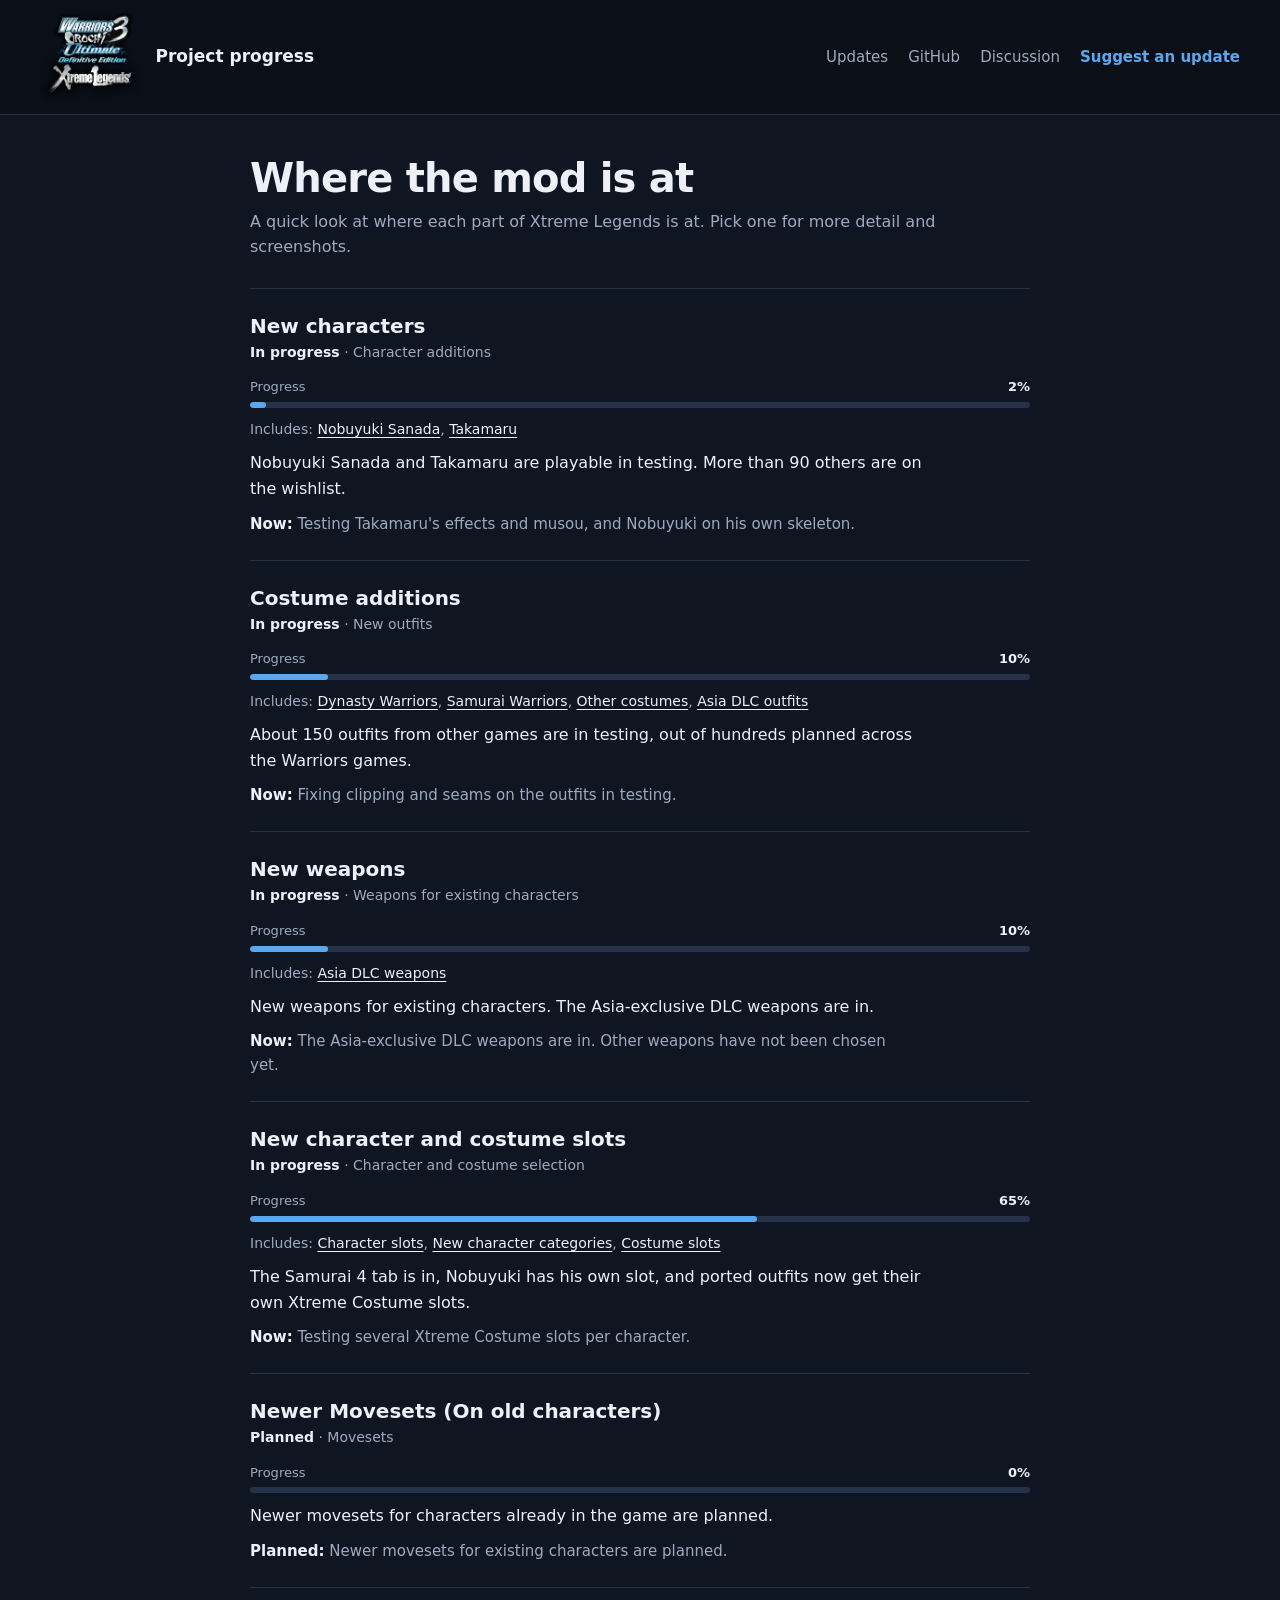
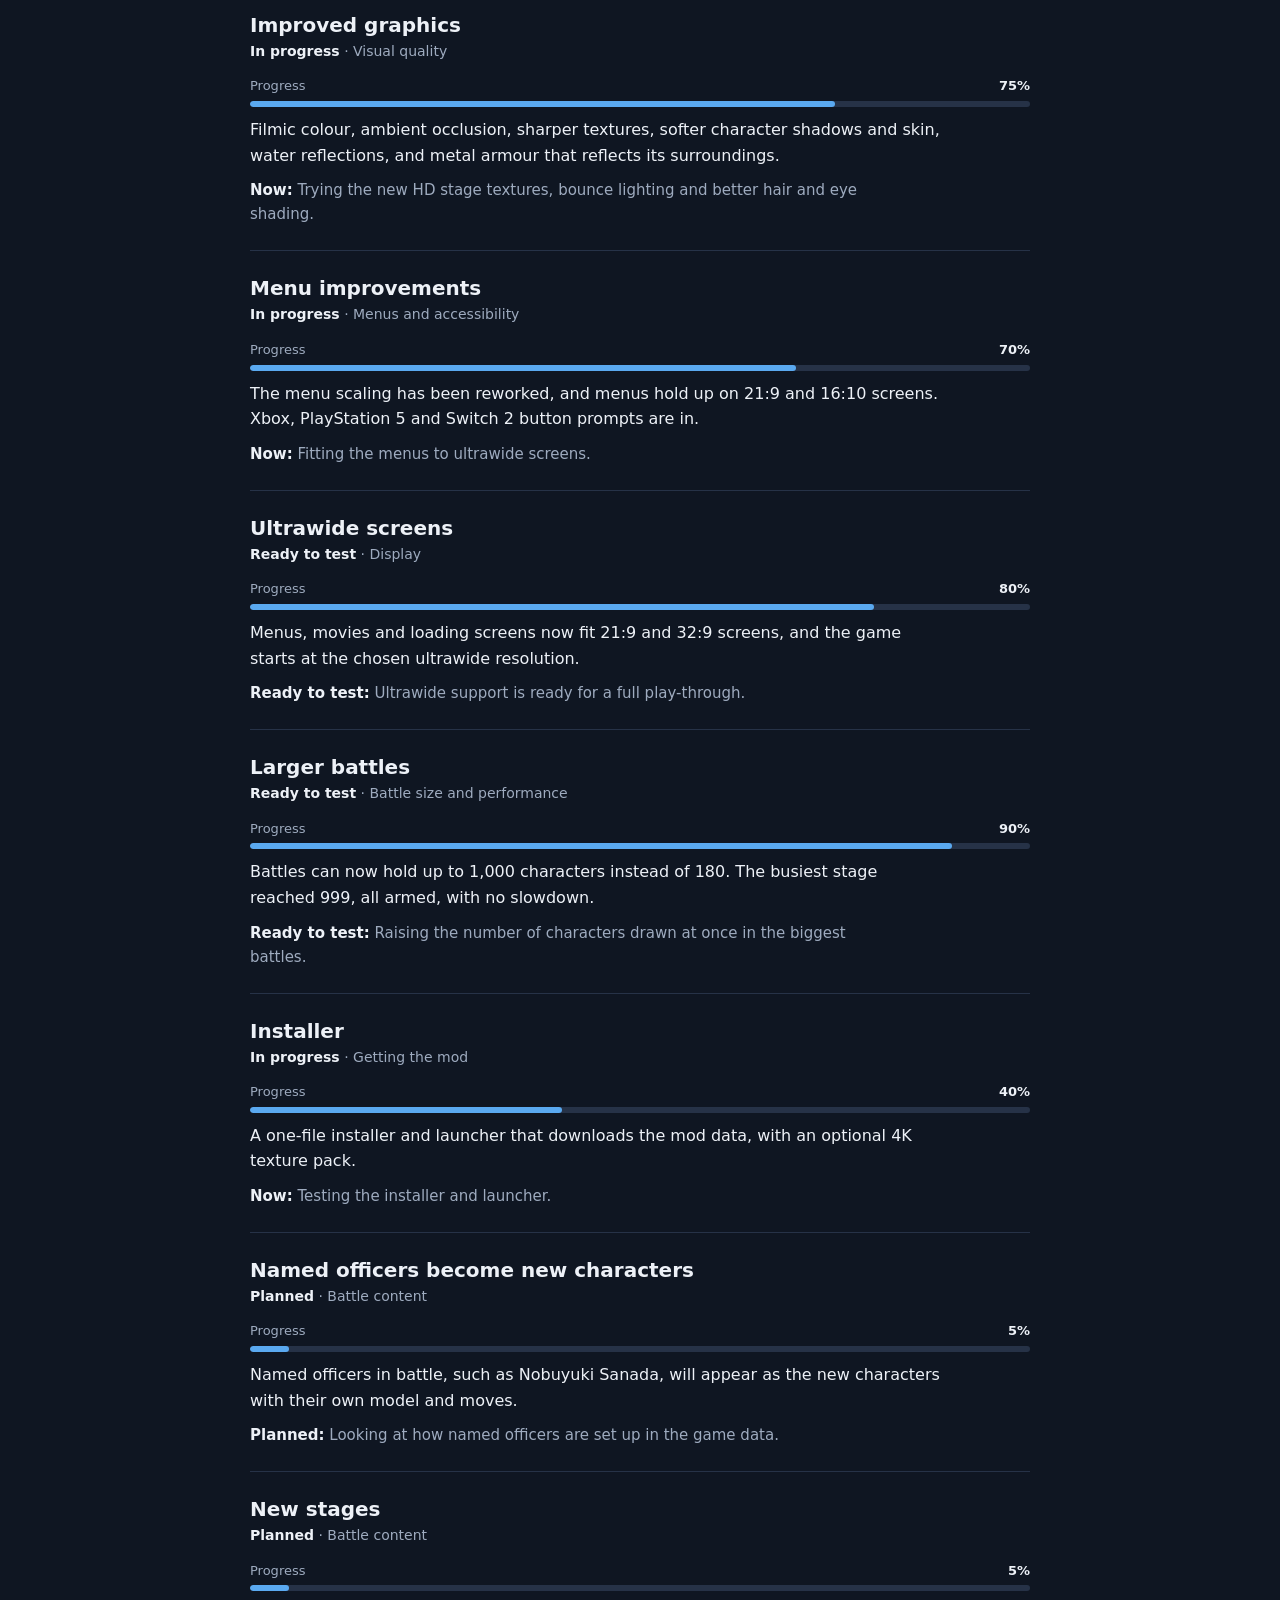
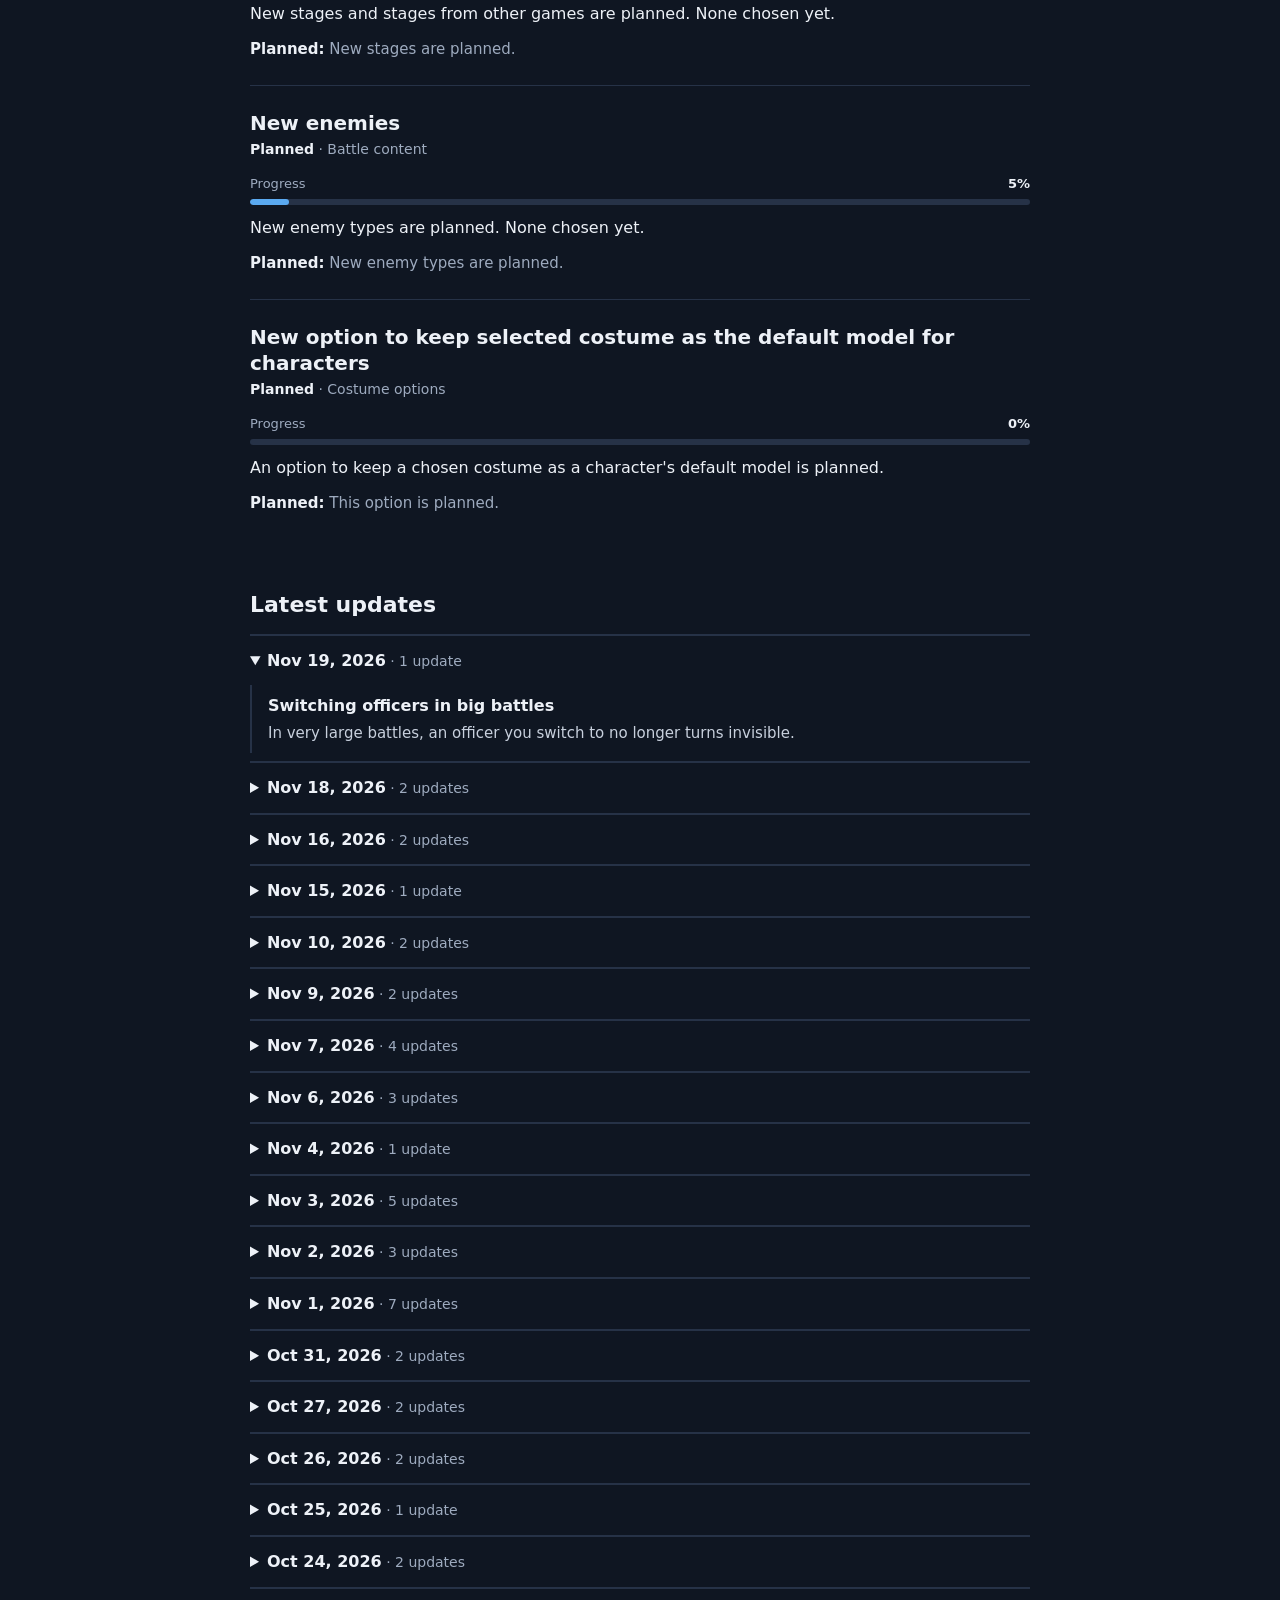
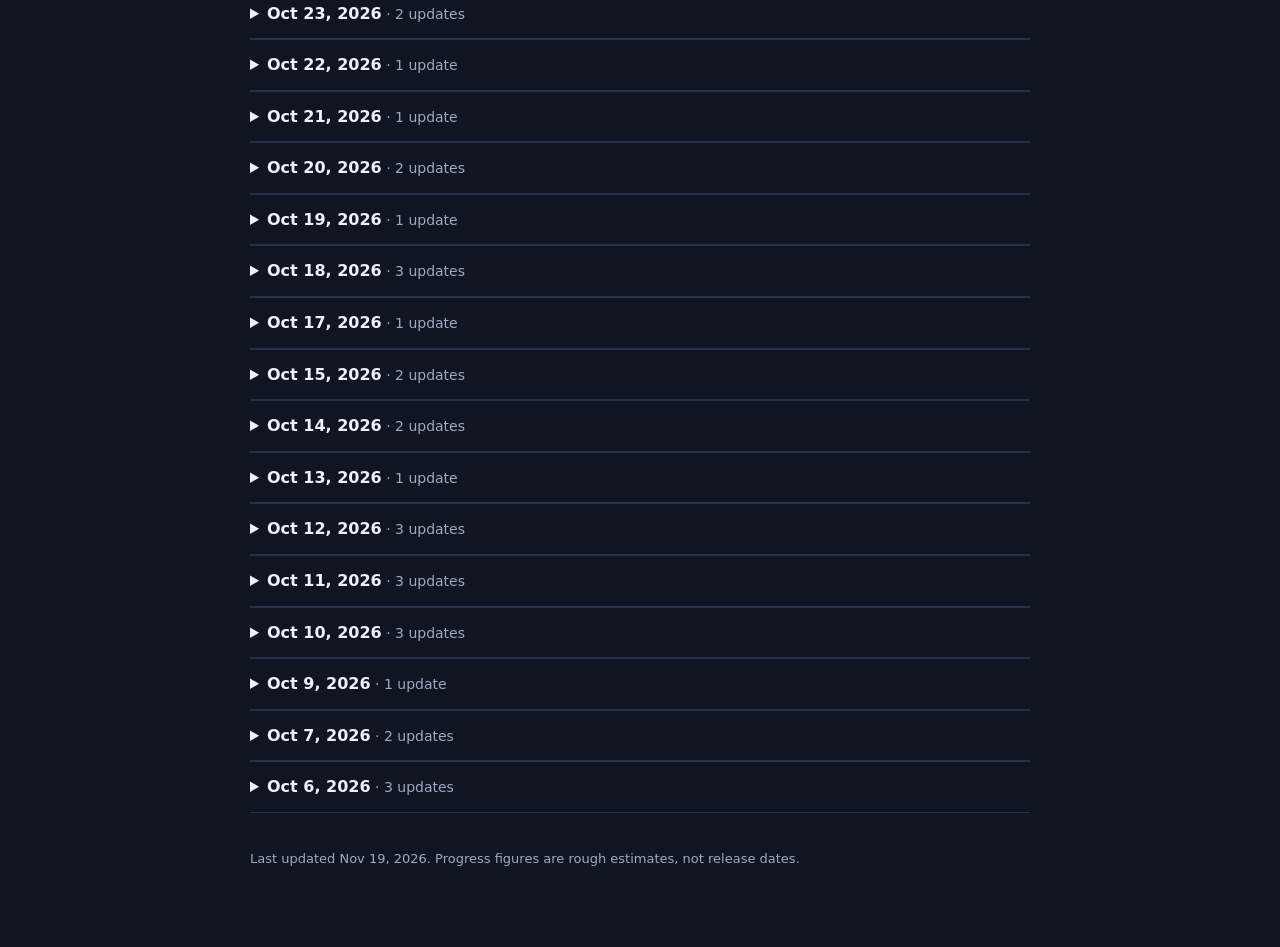
<file: site/index.html>
<!doctype html>
<html lang="en">
<head>
  <meta charset="utf-8">
  <meta name="viewport" content="width=device-width, initial-scale=1">
  <meta name="theme-color" content="#091427">
  <meta name="description" content="Follow progress on the Warriors Orochi 3 Ultimate Xtreme Legends mod.">
  <title>WO3U Xtreme Legends — Project progress</title>
  <link rel="stylesheet" href="map.css?v=7">
</head>
<body>
  <header class="masthead">
    <a class="masthead-brand" href="index.html">
      <img src="assets/wo3u-xl-logo-trim.png" alt="Warriors Orochi 3 Ultimate Xtreme Legends">
      <span class="masthead-title">Project progress</span>
    </a>
    <nav class="masthead-nav" aria-label="Site">
      <a href="#updates">Updates</a>
      <a href="https://github.com/ashimpure/WO3UDEXL">GitHub</a>
      <a href="https://discord.com/channels/606031682708963328/1555967493070393426">Discussion</a>
      <a class="suggest" href="https://github.com/ashimpure/WO3UDEXL/issues/new?template=tracker-update.yml">Suggest an update</a>
    </nav>
  </header>

  <main class="page">
    <section class="map-head" aria-labelledby="title">
      <div>
        <h1 id="title">Where the mod is at</h1>
        <p>A quick look at where each part of Xtreme Legends is at. Pick one for more detail and screenshots.</p>
      </div>
      </section>

    <ol id="lines" class="lines" aria-live="polite"></ol>

    <section id="updates" class="notes" aria-labelledby="updates-title">
      <h2 id="updates-title">Latest updates</h2>
      <ol id="timeline"></ol>
    </section>

    <p class="fine" id="as-of">Progress figures are rough estimates, not release dates.</p>
  </main>

  <script src="map.js?v=5"></script>
  <script src="edit.js?v=2"></script>
  <script>
    const lines = document.querySelector("#lines");

    function renderLine(stream, index) {
      const color = lineColor(index);
      const row = el("li", "line");
      row.style.setProperty("--c", color);

      const name = el("div", "line-name");
            const text = el("div");
      const h2 = el("h2");
      const link = el("a", "", stream.title);
      link.href = `project.html?id=${encodeURIComponent(stream.id)}`;
      h2.append(link);
      const meta = el("p", "line-meta");
      meta.append(el("span", "status", STATE_LABELS[stream.state]), document.createTextNode(` · ${stream.area}`));
      text.append(h2, meta);
      name.append(text);

      const body = el("div", "line-body");
      body.append(makeStrip(stream, color, stream.substreams || []), el("p", "", stream.summary), makeNow(stream, "now"));
      row.append(name, body);
      return row;
    }

    window.trackerRender = (data) => {
      lines.replaceChildren(...data.streams.map(renderLine));
      if (window.startHomeEdit) window.startHomeEdit(lines);
    };

    loadTracker()
      .then((data) => {
        window.trackerRender(data);
        // Updates grouped by day; each day is a collapsible section, newest open.
        const timeline = document.querySelector("#timeline");
        const days = new Map();
        [...data.updates].sort((a, b) => b.date.localeCompare(a.date)).forEach((update) => {
          if (!days.has(update.date)) days.set(update.date, []);
          days.get(update.date).push(update);
        });
        [...days.entries()].forEach(([date, items], i) => {
          const day = el("li", "day");
          const box = el("details");
          box.open = i === 0;
          const summary = el("summary");
          const time = el("time", "", formatDate(date));
          time.dateTime = date;
          summary.append(time, el("span", "day-count", ` · ${items.length} ${items.length === 1 ? "update" : "updates"}`));
          const list = el("ul", "day-items");
          items.forEach((update) => {
            const li = el("li");
            li.append(el("strong", "", update.title), el("p", "", update.detail));
            list.append(li);
          });
          box.append(summary, list);
          day.append(box);
          timeline.append(day);
        });
        document.querySelector("#as-of").textContent =
          `Last updated ${formatDate(data.asOf)}. Progress figures are rough estimates, not release dates.`;
      })
      .catch((error) => lines.replaceChildren(el("li", "load-error", `The progress map could not be loaded. ${error.message}`)));
  </script>
</body>
</html>
</file>
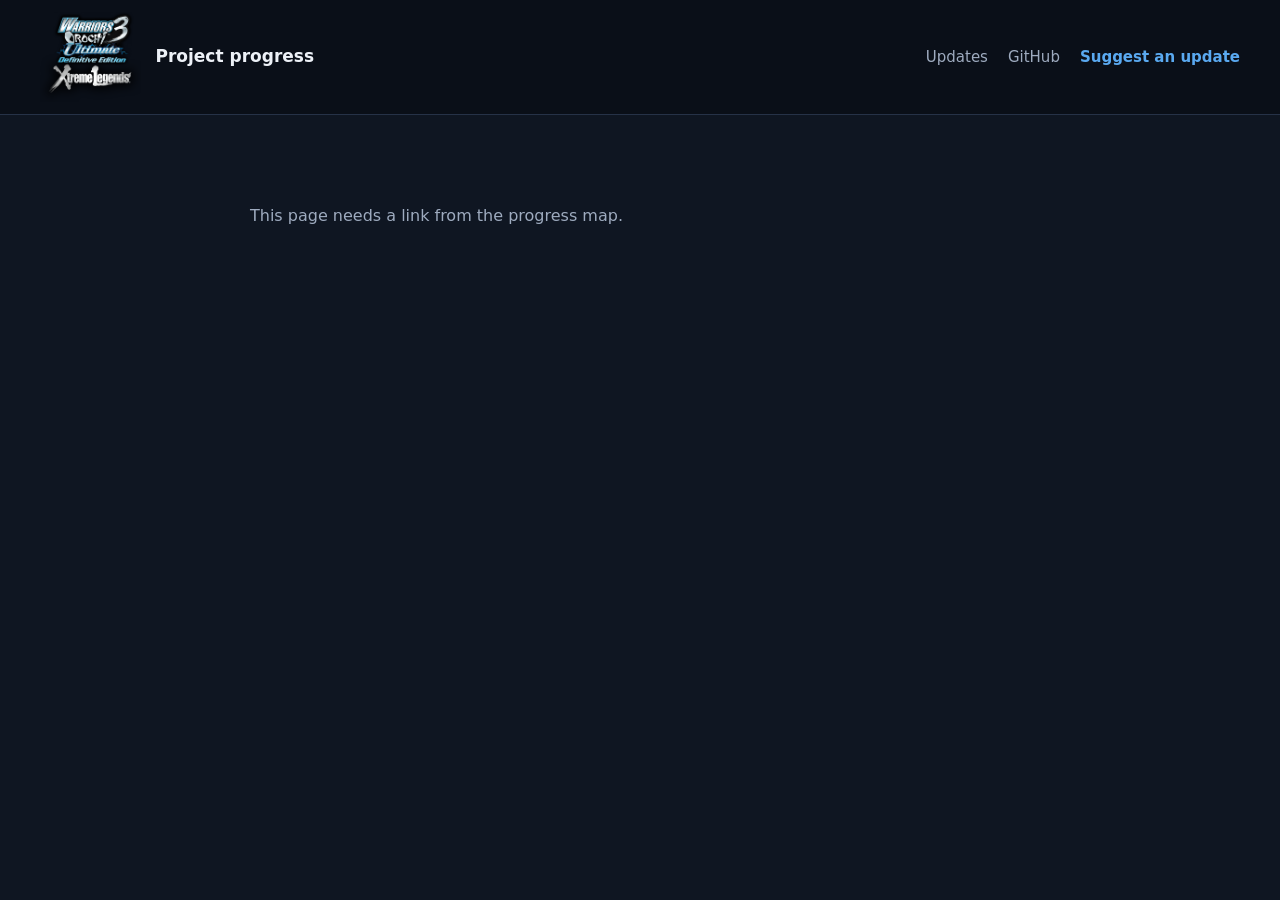
<file: site/project.html>
<!doctype html>
<html lang="en">
<head>
  <meta charset="utf-8">
  <meta name="viewport" content="width=device-width, initial-scale=1">
  <meta name="theme-color" content="#091427">
  <meta name="description" content="Progress and screenshots for part of the Warriors Orochi 3 Ultimate Xtreme Legends mod.">
  <title>Project details — WO3U Xtreme Legends</title>
  <link rel="stylesheet" href="map.css?v=7">
</head>
<body>
  <header class="masthead">
    <a class="masthead-brand" href="index.html">
      <img src="assets/wo3u-xl-logo-trim.png" alt="Warriors Orochi 3 Ultimate Xtreme Legends">
      <span class="masthead-title">Project progress</span>
    </a>
    <nav class="masthead-nav" aria-label="Site">
      <a href="index.html#updates">Updates</a>
      <a href="https://github.com/ashimpure/WO3UDEXL">GitHub</a>
      <a class="suggest" href="https://github.com/ashimpure/WO3UDEXL/issues/new?template=tracker-update.yml">Suggest an update</a>
    </nav>
  </header>

  <main id="content" class="page" aria-live="polite">
    <p class="empty">Loading…</p>
  </main>

  <script src="map.js?v=5"></script>
  <script src="edit.js?v=2"></script>
  <script>
    const content = document.querySelector("#content");

    function renderStations(parent, items, color) {
      if (!items || !items.length) return;
      const section = el("section", "section");
      section.style.setProperty("--c", color);
      section.append(el("h2", "", "Parts of this area"));
      const list = el("ol", "stations");
      items.forEach((item) => {
        const li = el("li");
        const a = el("a", "", item.title);
        a.href = `project.html?id=${encodeURIComponent(item.id)}`;
        li.append(a, document.createTextNode(" "), el("span", "pct", `${STATE_LABELS[item.state]} · about ${item.progress}%`),
          el("p", "", item.summary));
        list.append(li);
      });
      section.append(list);
      parent.append(section);
    }

    function validShot(src) {
      return typeof src === "string" && src.startsWith("assets/screenshots/") && !src.includes("..");
    }

    function makeCompare(shot) {
      const box = el("div", "compare");
      box.style.setProperty("--pos", "50%");
      const after = el("img");
      after.src = shot.src;
      after.alt = shot.alt || "";
      const before = el("img", "compare-before");
      before.src = shot.before;
      before.alt = "";
      const slider = el("input");
      slider.type = "range";
      slider.min = "0";
      slider.max = "100";
      slider.value = "50";
      slider.setAttribute("aria-label", "Slide to compare the original graphics with Xtreme Legends");
      slider.addEventListener("input", () => box.style.setProperty("--pos", `${slider.value}%`));
      box.append(after, before, el("span", "compare-label compare-label-left", "Original"),
        el("span", "compare-label compare-label-right", "Xtreme Legends"), slider, el("span", "compare-line"));
      return box;
    }

    function renderGallery(parent, shots, color) {
      if (!Array.isArray(shots) || !shots.length) return;
      const section = el("section", "section");
      section.style.setProperty("--c", color);
      section.append(el("h2", "", "Screenshots"));
      const gallery = el("div", "gallery");
      shots.forEach((shot) => {
        if (!shot || !validShot(shot.src)) return;
        const figure = el("figure");
        let media;
        if (validShot(shot.before)) {
          figure.className = "figure-wide";
          media = makeCompare(shot);
        } else if (shot.src.endsWith(".mp4")) {
          media = el("video");
          media.src = shot.src;
          media.controls = true;
          media.muted = true;
          media.preload = "metadata";
          media.setAttribute("aria-label", shot.alt || "");
        } else {
          media = el("img");
          media.src = shot.src;
          media.alt = shot.alt || "";
          media.loading = "lazy";
        }
        figure.append(media, el("figcaption", "", shot.caption || ""));
        gallery.append(figure);
      });
      section.append(gallery);
      parent.append(section);
    }

    function renderWishlist(parent, groups) {
      if (!Array.isArray(groups) || !groups.length) return;
      const section = el("section", "section");
      section.append(el("h2", "", "On the wishlist"));
      section.append(el("p", "", "Characters that could join later. None of these are confirmed."));
      groups.forEach((group) => {
        if (!Array.isArray(group.characters) || !group.characters.length) return;
        const details = el("details");
        const summary = el("summary");
        summary.append(document.createTextNode(`${group.title} `), el("span", "", `· ${group.characters.length} ${group.characters.length === 1 ? "character" : "characters"}`));
        const names = el("ul", "names");
        group.characters.forEach((n) => names.append(el("li", "", n)));
        details.append(summary, names);
        section.append(details);
      });
      parent.append(section);
    }

    function render(item, parent, color) {
      document.title = `${item.title} — WO3U Xtreme Legends`;
      content.replaceChildren();
      content.style.setProperty("--c", color);
      const back = el("a", "back", parent ? `← ${parent.title}` : "← Project progress");
      back.href = parent ? `project.html?id=${encodeURIComponent(parent.id)}` : "index.html";
      content.append(back);

      const head = el("div", "detail-head");
      head.style.setProperty("--c", color);
            const title = el("div");
      const meta = el("p", "line-meta");
      meta.append(el("span", "status", STATE_LABELS[item.state]), document.createTextNode(` · ${item.area}`));
      title.append(el("h1", "", item.title), meta);
      head.append(title);
      content.append(head);

      const strip = el("div", "detail-strip");
      strip.append(makeStrip(item, color, item.substreams || []));
      content.append(strip);
      content.append(makeRichText("detail-text", item.description || item.summary), makeNow(item, "detail-now"));

      renderStations(content, item.substreams, color);
      renderGallery(content, item.screenshots, color);
      renderWishlist(content, item.plannedGroups);
      content.append(el("p", "fine", "Progress figures are rough estimates, not release dates."));
      if (window.startEditMode) window.startEditMode(content, item.id, item);
    }

    const id = new URLSearchParams(location.search).get("id");
    window.trackerRender = (data) => {
      let found = null;
      data.streams.forEach((stream, i) => {
        const walk = (item, parent) => {
          if (item.id === id) found = { item, parent, color: lineColor(i) };
          (item.substreams || []).forEach((child) => walk(child, item));
        };
        walk(stream, null);
      });
      if (!found) {
        content.replaceChildren(el("p", "empty", "This part of the project couldn't be found. It may have been renamed."));
        return;
      }
      render(found.item, found.parent, found.color);
    };
    if (!id) {
      content.replaceChildren(el("p", "empty", "This page needs a link from the progress map."));
    } else {
      loadTracker()
        .then(window.trackerRender)
        .catch((error) => content.replaceChildren(el("p", "load-error", `This page could not be loaded. ${error.message}`)));
    }
  </script>
</body>
</html>
</file>
<file: site/map.css>
:root {
  color-scheme: dark;
  --ground: #0f1622;
  --ground-deep: #0a0f18;
  --rule: #263247;
  --text: #edf1f7;
  --muted: #9eabbf;
  --accent: #5aa9f0;
  --focus: #f2b632;
}

* { box-sizing: border-box; }
body {
  min-width: 320px;
  margin: 0;
  background: var(--ground);
  color: var(--text);
  font: 16px/1.6 "Segoe UI", system-ui, -apple-system, sans-serif;
  font-variant-numeric: tabular-nums;
}
::selection { background: var(--accent); color: var(--ground-deep); }
a { color: inherit; text-underline-offset: 3px; }
a:focus-visible { outline: 3px solid var(--focus); outline-offset: 3px; border-radius: 3px; }

.masthead {
  display: flex;
  flex-wrap: wrap;
  align-items: center;
  justify-content: space-between;
  gap: 12px 24px;
  padding: 12px clamp(16px, 4vw, 40px);
  background: var(--ground-deep);
  border-bottom: 1px solid var(--rule);
}
.masthead-brand { display: flex; align-items: center; gap: 14px; text-decoration: none; }
.masthead-brand img { display: block; width: auto; height: clamp(64px, 7vw, 92px); }
.masthead-title { font-size: 17px; font-weight: 600; }
.masthead-nav { display: flex; flex-wrap: wrap; align-items: center; gap: 6px 20px; font-size: 15px; }
.masthead-nav a { color: var(--muted); text-decoration: none; }
.masthead-nav a:hover { color: var(--text); text-decoration: underline; }
.masthead-nav .suggest { color: var(--accent); font-weight: 600; }

.page { width: min(100%, 860px); margin: 0 auto; padding: 40px clamp(16px, 4vw, 40px) 64px; }
h1 { margin: 0; font-size: clamp(28px, 4.5vw, 40px); font-weight: 700; letter-spacing: -.02em; line-height: 1.15; }
.map-head { margin-bottom: 28px; }
.map-head p { margin: 8px 0 0; color: var(--muted); }

.lines { margin: 0; padding: 0; list-style: none; }
.line { padding: 24px 0; border-top: 1px solid var(--rule); }
.line-name h2 { margin: 0; font-size: 20px; font-weight: 600; line-height: 1.3; }
.line-name h2 a { text-decoration: none; }
.line-name h2 a:hover { text-decoration: underline; }
.line-meta { margin: 2px 0 0; color: var(--muted); font-size: 14px; }
.status { color: var(--text); font-weight: 600; }
.line-body p { max-width: 68ch; margin: 10px 0 0; }
.line-body .now, .detail-now { color: var(--muted); font-size: 15px; }
.now b, .detail-now b { color: var(--text); font-weight: 600; }

.bar-wrap { margin-top: 14px; }
.bar-head { display: flex; justify-content: space-between; color: var(--muted); font-size: 13px; }
.bar-head strong { color: var(--text); }
.bar { height: 6px; margin-top: 4px; overflow: hidden; border-radius: 3px; background: var(--rule); }
.bar span { display: block; height: 100%; border-radius: inherit; background: var(--accent); }
.bar span.full { background: #4cc38a; }
.steps { margin: 8px 0 0; color: var(--muted); font-size: 14px; }
.steps a { color: var(--text); }

.notes { margin-top: 48px; }
.notes h2 { margin: 0 0 12px; font-size: 22px; font-weight: 700; }
.notes ol { margin: 0; padding: 0; list-style: none; }
.notes .day { border-top: 1px solid var(--rule); }
.notes .day:last-child { border-bottom: 1px solid var(--rule); }
.notes summary { padding: 12px 0; cursor: pointer; font-weight: 600; }
.notes summary time { color: var(--text); font-size: 16px; }
.notes .day-count { color: var(--muted); font-size: 14px; font-weight: 400; }
.notes .day-items { margin: 0; padding: 0 0 8px; list-style: none; }
.notes .day-items li { padding: 8px 0 8px 16px; border-left: 2px solid var(--rule); }
.notes strong { display: block; font-weight: 600; }
.notes p { margin: 2px 0 0; color: #c8d0dd; font-size: 15px; }
.fine { margin-top: 36px; color: var(--muted); font-size: 13px; }
.load-error { padding: 16px; border-radius: 6px; background: #3a1f27; color: #ffd4dc; }

.back { display: inline-block; margin-bottom: 20px; color: var(--muted); font-size: 14px; text-decoration: none; }
.back:hover { color: var(--text); text-decoration: underline; }
.detail-head .line-meta { font-size: 15px; }
.detail-strip { margin-top: 18px; }
.detail-text { max-width: 68ch; margin: 24px 0 0; font-size: 17px; }
.detail-text p, .detail-text ul { margin: 0 0 12px; }
.detail-text p:last-child, .detail-text ul:last-child { margin-bottom: 0; }
.detail-now { margin: 10px 0 0; }
.section { margin-top: 44px; }
.section h2 { margin: 0 0 12px; font-size: 22px; font-weight: 700; }
.section > p { margin: -4px 0 12px; color: var(--muted); font-size: 15px; }
.stations { margin: 0; padding: 0; list-style: none; }
.stations li { padding: 12px 0; border-top: 1px solid var(--rule); }
.stations a { font-weight: 600; }
.stations .pct { color: var(--muted); font-size: 14px; }
.stations p { margin: 2px 0 0; color: #c8d0dd; font-size: 15px; }
.gallery { display: grid; grid-template-columns: repeat(auto-fill, minmax(min(100%, 340px), 1fr)); gap: 16px; }
figure { margin: 0; }
figure img, figure video { display: block; width: 100%; height: auto; border-radius: 6px; }
figcaption { margin-top: 6px; color: var(--muted); font-size: 14px; }
.figure-wide { grid-column: 1 / -1; }
.compare { position: relative; overflow: hidden; border-radius: 6px; line-height: 0; }
.compare img { border-radius: 0; }
.compare-before { position: absolute; inset: 0; height: 100%; clip-path: inset(0 calc(100% - var(--pos)) 0 0); }
.compare-label { position: absolute; top: 10px; padding: 4px 10px; border-radius: 4px; background: rgba(9, 20, 39, 0.85); color: #fff; font-size: 14px; line-height: 20px; pointer-events: none; }
.compare-label-left { left: 10px; }
.compare-label-right { right: 10px; }
.compare-line { position: absolute; top: 0; bottom: 0; left: var(--pos); width: 3px; margin-left: -1.5px; background: #fff; pointer-events: none; }
.compare-line::after { content: "\2194"; position: absolute; top: 50%; left: 50%; width: 40px; height: 40px; margin: -20px 0 0 -20px; border-radius: 50%; background: #fff; color: #091427; font-size: 22px; line-height: 38px; text-align: center; }
.compare input { position: absolute; inset: 0; z-index: 1; width: 100%; height: 100%; margin: 0; opacity: 0; cursor: ew-resize; touch-action: pan-y; -webkit-appearance: none; appearance: none; }
.compare input::-webkit-slider-thumb { -webkit-appearance: none; width: 3px; height: 100vh; }
.compare input::-moz-range-thumb { width: 3px; height: 100vh; border: 0; }
.compare input:focus-visible ~ .compare-line { outline: 2px solid #ffd76a; }
details { border-top: 1px solid var(--rule); }
summary { padding: 12px 0; cursor: pointer; font-weight: 600; }
summary span { color: var(--muted); font-weight: 400; font-size: 14px; }
.names { display: flex; flex-wrap: wrap; gap: 4px 16px; margin: 0; padding: 0 0 14px; list-style: none; color: #c8d0dd; font-size: 15px; }
.empty { padding: 32px 0; color: var(--muted); }

/* Owner edit mode */
.edit-panel { padding-top: 24px; border-top: 1px solid var(--rule); }
.edit-help, .edit-status { color: var(--muted); font-size: 15px; }
.edit-status:empty { display: none; }
.edit-drop { position: relative; display: grid; min-height: 120px; place-items: center; padding: 16px; border: 2px dashed var(--rule); border-radius: 8px; color: var(--muted); text-align: center; cursor: pointer; }
.edit-drop.over, .edit-drop.has-files { border-color: var(--accent); color: var(--text); }
.edit-file { position: absolute; inset: 0; opacity: 0; cursor: pointer; }
.edit-row { display: flex; gap: 8px; margin-top: 10px; }
.edit-input { flex: 1; min-width: 0; padding: 9px 12px; border: 1px solid var(--rule); border-radius: 6px; background: var(--ground-deep); color: var(--text); font: inherit; }
.edit-button { padding: 9px 16px; border: 0; border-radius: 6px; background: var(--accent); color: var(--ground-deep); font: inherit; font-weight: 600; cursor: pointer; }
.edit-button:disabled { opacity: .45; cursor: default; }
.edit-remove, .edit-link { margin-top: 6px; padding: 0; border: 0; background: none; color: var(--muted); font: inherit; font-size: 14px; text-decoration: underline; cursor: pointer; }
.edit-remove:hover, .edit-link:hover { color: var(--text); }
.edit-link { display: block; margin-top: 18px; }
.edit-open { margin: 16px 0 0; }
.edit-form { display: grid; gap: 14px; margin-top: 16px; }
.edit-field { display: grid; gap: 4px; color: var(--muted); font-size: 14px; }
.edit-field small { font-size: 13px; }
.edit-pair { display: grid; grid-template-columns: repeat(auto-fit, minmax(160px, 1fr)); gap: 14px; }
.edit-area { width: 100%; min-height: 72px; padding: 9px 12px; border: 1px solid var(--rule); border-radius: 6px; background: var(--ground-deep); color: var(--text); font: inherit; resize: vertical; }
.edit-area.tall { min-height: 200px; }
.edit-tools { display: flex; flex-wrap: wrap; gap: 6px; }
.edit-tool { min-width: 36px; padding: 4px 10px; border: 1px solid var(--rule); border-radius: 6px; background: none; color: var(--text); font: inherit; font-size: 14px; cursor: pointer; }
.edit-tool:hover:not(:disabled) { border-color: var(--accent); }
.edit-tool:disabled { opacity: .35; cursor: default; }
.edit-preview { padding: 10px 12px; border: 1px dashed var(--rule); border-radius: 6px; color: var(--text); font-size: 15px; }
.edit-preview .detail-text { margin: 0; font-size: 15px; }
.edit-list { margin: 0 0 10px; padding: 0; list-style: none; }
.edit-list li { display: flex; flex-wrap: wrap; align-items: center; gap: 6px; padding: 6px 0; border-top: 1px solid var(--rule); }
.edit-list li > span { flex: 1 1 180px; min-width: 0; }
.edit-group { display: grid; gap: 6px; padding: 12px 0; border-top: 1px solid var(--rule); }
.edit-panel h2 { margin-top: 24px; }
.edit-panel h2:first-child { margin-top: 0; }
</file>
